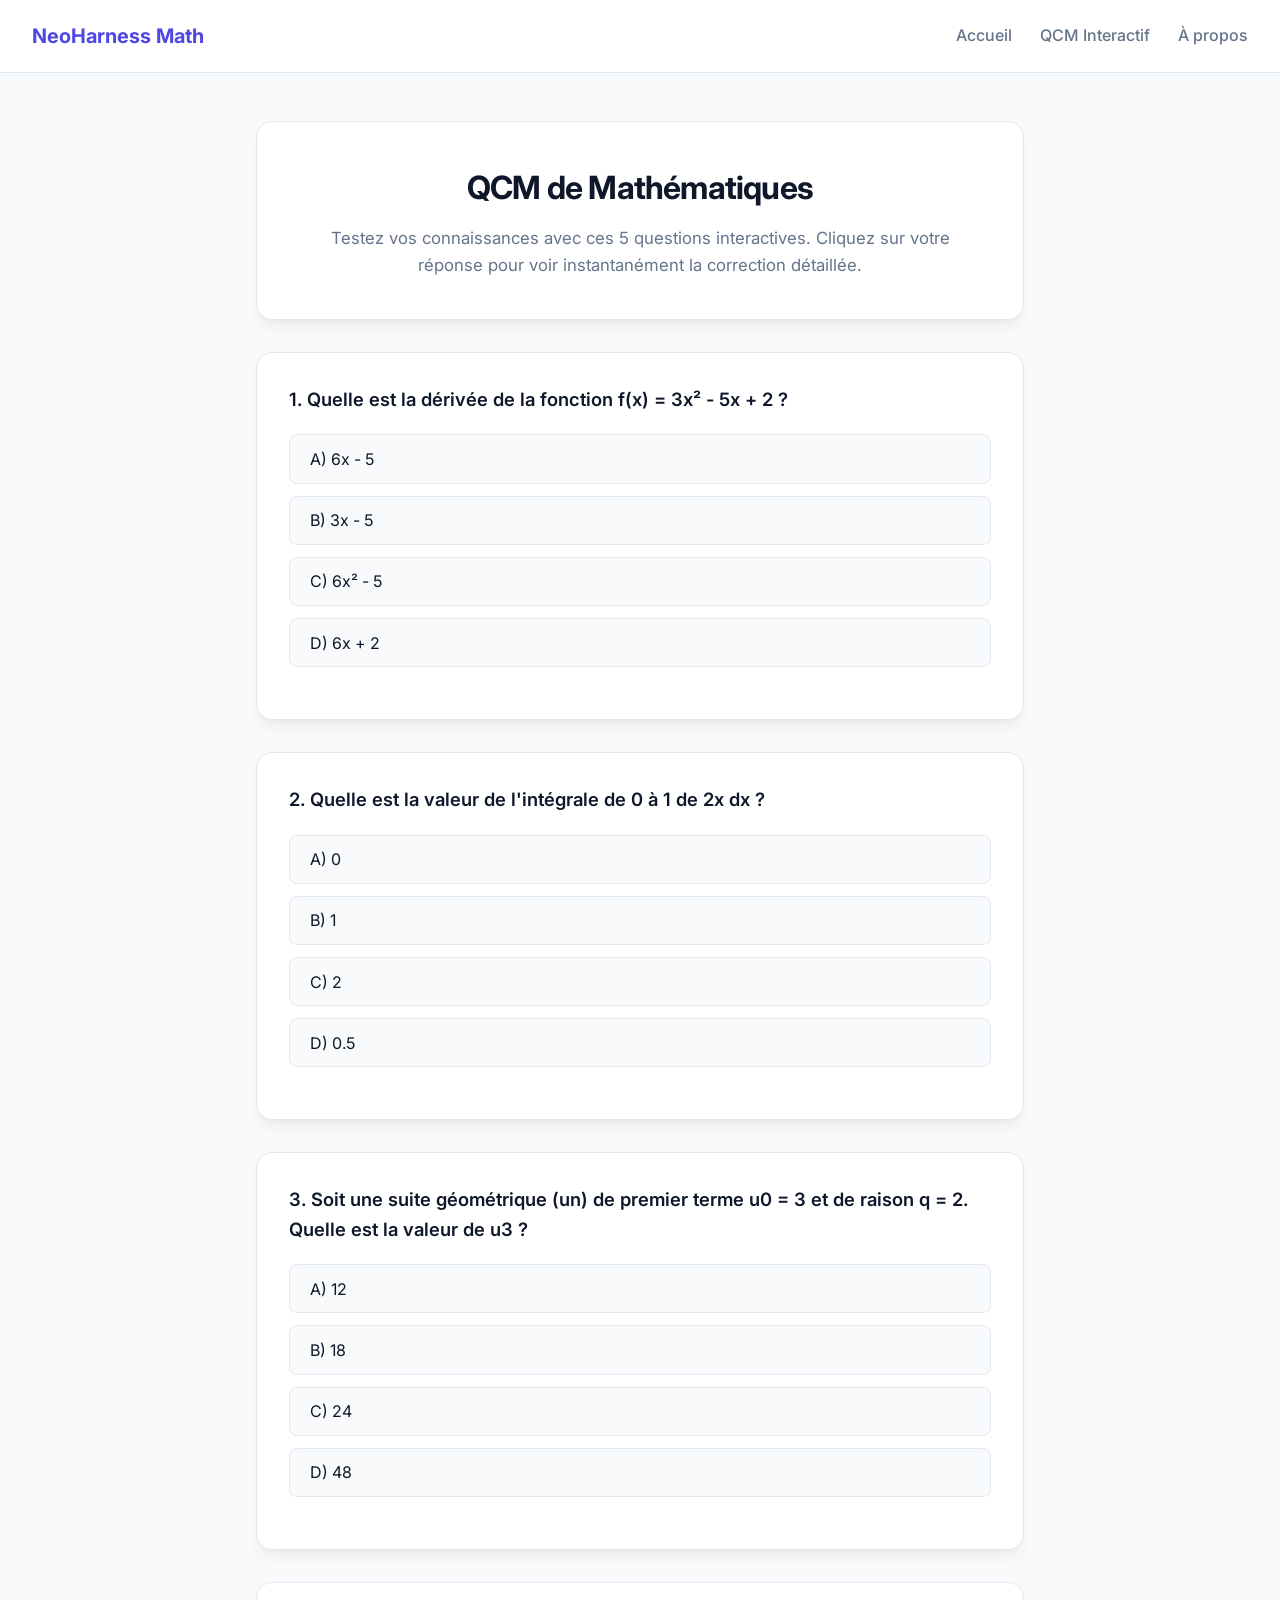
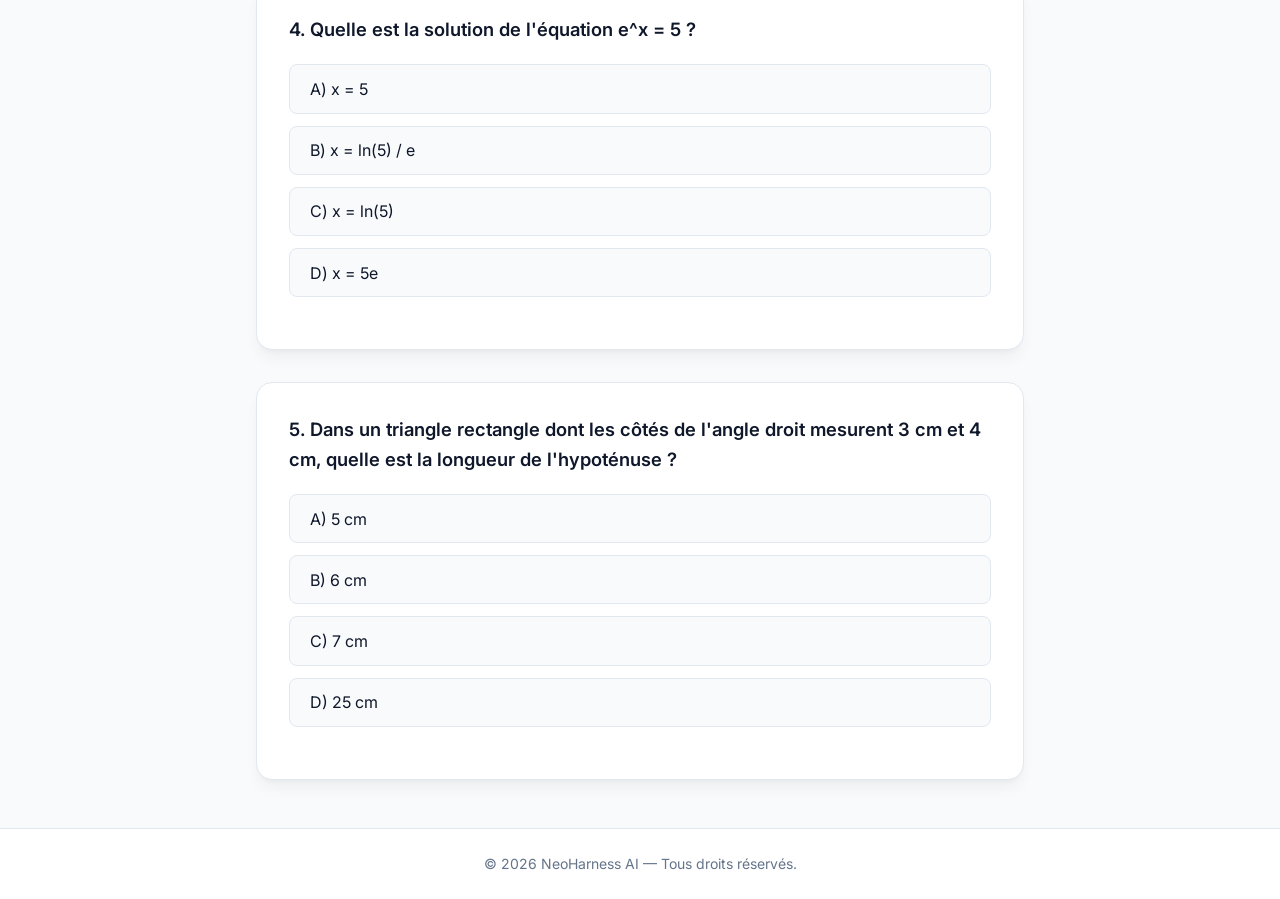
<file: workspace/index.html>
<!DOCTYPE html>
<html lang="fr">
<head>
    <meta charset="UTF-8">
    <meta name="viewport" content="width=device-width, initial-scale=1.0">
    <title>QCM de Mathématiques Interactif</title>
    <link rel="preconnect" href="https://fonts.googleapis.com">
    <link rel="preconnect" href="https://fonts.gstatic.com" crossorigin>
    <link href="https://fonts.googleapis.com/css2?family=Inter:wght@300;400;500;600;700&display=swap" rel="stylesheet">
    <style>
        :root {
            --bg-color: #f8fafc;
            --card-bg: #ffffff;
            --text-main: #0f172a;
            --text-muted: #64748b;
            --primary: #4f46e5;
            --primary-hover: #4338ca;
            --success: #10b981;
            --success-bg: #ecfdf5;
            --error: #ef4444;
            --error-bg: #fef2f2;
            --border-color: #e2e8f0;
            --shadow: 0 10px 15px -3px rgba(0, 0, 0, 0.05), 0 4px 6px -4px rgba(0, 0, 0, 0.05);
        }

        * {
            box-sizing: border-box;
            margin: 0;
            padding: 0;
        }

        body {
            font-family: 'Inter', sans-serif;
            background-color: var(--bg-color);
            color: var(--text-main);
            line-height: 1.6;
            display: flex;
            flex-direction: column;
            min-height: 100vh;
        }

        header {
            background-color: var(--card-bg);
            border-bottom: 1px solid var(--border-color);
            padding: 1.25rem 2rem;
            display: flex;
            justify-content: space-between;
            align-items: center;
        }

        .logo {
            font-weight: 700;
            font-size: 1.25rem;
            color: var(--primary);
            text-decoration: none;
        }

        nav a {
            color: var(--text-muted);
            text-decoration: none;
            margin-left: 1.5rem;
            font-weight: 500;
            transition: color 0.2s;
        }

        nav a:hover {
            color: var(--primary);
        }

        main {
            flex: 1;
            max-width: 800px;
            width: 100%;
            margin: 0 auto;
            padding: 3rem 1rem;
        }

        .hero {
            background-color: var(--card-bg);
            border: 1px solid var(--border-color);
            border-radius: 1rem;
            box-shadow: var(--shadow);
            padding: 2.5rem;
            margin-bottom: 2rem;
            text-align: center;
        }

        h1 {
            font-size: 2rem;
            font-weight: 700;
            margin-bottom: 0.75rem;
            letter-spacing: -0.025em;
        }

        .hero p {
            color: var(--text-muted);
            font-size: 1.05rem;
        }

        .qcm-container {
            display: flex;
            flex-direction: column;
            gap: 2rem;
        }

        .question-card {
            background-color: var(--card-bg);
            border: 1px solid var(--border-color);
            border-radius: 1rem;
            box-shadow: var(--shadow);
            padding: 2rem;
        }

        .question-title {
            font-size: 1.15rem;
            font-weight: 600;
            margin-bottom: 1.25rem;
            color: var(--text-main);
        }

        .options-list {
            display: flex;
            flex-direction: column;
            gap: 0.75rem;
            margin-bottom: 1.25rem;
        }

        .option-btn {
            background-color: var(--bg-color);
            border: 1px solid var(--border-color);
            padding: 0.85rem 1.25rem;
            border-radius: 0.5rem;
            text-align: left;
            font-size: 1rem;
            font-family: 'Inter', sans-serif;
            color: var(--text-main);
            cursor: pointer;
            transition: all 0.2s ease;
        }

        .option-btn:hover:not(:disabled) {
            background-color: #f1f5f9;
            border-color: var(--primary);
        }

        .option-btn.selected {
            background-color: #e0e7ff;
            border-color: var(--primary);
            color: var(--primary);
            font-weight: 600;
        }

        .option-btn.correct {
            background-color: var(--success-bg) !important;
            border-color: var(--success) !important;
            color: #065f46 !important;
            font-weight: 600;
        }

        .option-btn.incorrect {
            background-color: var(--error-bg) !important;
            border-color: var(--error) !important;
            color: #991b1b !important;
        }

        .correction-box {
            margin-top: 1rem;
            padding: 1rem;
            border-radius: 0.5rem;
            font-size: 0.95rem;
            display: none;
        }

        .correction-box.show {
            display: block;
        }

        .correction-box.success {
            background-color: var(--success-bg);
            color: #065f46;
            border: 1px solid #a7f3d0;
        }

        .correction-box.error {
            background-color: var(--error-bg);
            color: #991b1b;
            border: 1px solid #fecaca;
        }

        .score-section {
            background-color: var(--card-bg);
            border: 1px solid var(--border-color);
            border-radius: 1rem;
            box-shadow: var(--shadow);
            padding: 2rem;
            text-align: center;
            margin-top: 2rem;
            display: none;
        }

        .score-section h2 {
            font-size: 1.5rem;
            margin-bottom: 0.5rem;
        }

        .btn-primary {
            display: inline-block;
            margin-top: 1.5rem;
            padding: 0.75rem 1.5rem;
            background-color: var(--primary);
            color: #ffffff;
            border: none;
            border-radius: 0.5rem;
            font-weight: 600;
            font-size: 1rem;
            cursor: pointer;
            transition: background-color 0.2s;
        }

        .btn-primary:hover {
            background-color: var(--primary-hover);
        }

        footer {
            text-align: center;
            padding: 1.5rem;
            color: var(--text-muted);
            font-size: 0.875rem;
            border-top: 1px solid var(--border-color);
            background-color: var(--card-bg);
        }
    </style>
</head>
<body>

    <header>
        <a href="#" class="logo">NeoHarness Math</a>
        <nav>
            <a href="#">Accueil</a>
            <a href="#">QCM Interactif</a>
            <a href="#">À propos</a>
        </nav>
    </header>

    <main>
        <div class="hero">
            <h1>QCM de Mathématiques</h1>
            <p>Testez vos connaissances avec ces 5 questions interactives. Cliquez sur votre réponse pour voir instantanément la correction détaillée.</p>
        </div>

        <div class="qcm-container" id="qcmContainer"></div>

        <div class="score-section" id="scoreSection">
            <h2>Résultat de votre QCM</h2>
            <p id="scoreText"></p>
            <button class="btn-primary" onclick="resetQCM()">Recommencer le QCM</button>
        </div>
    </main>

    <footer>
        <p>&copy; 2026 NeoHarness AI — Tous droits réservés.</p>
    </footer>

    <script>
        const questions = [
            {
                id: 1,
                question: "1. Quelle est la dérivée de la fonction f(x) = 3x² - 5x + 2 ?",
                options: [
                    "A) 6x - 5",
                    "B) 3x - 5",
                    "C) 6x² - 5",
                    "D) 6x + 2"
                ],
                correct: 0,
                explanation: "Correction : La dérivée de 3x² est 3 × 2x = 6x, celle de -5x est -5, et celle de la constante 2 est 0. Ainsi, f'(x) = 6x - 5."
            },
            {
                id: 2,
                question: "2. Quelle est la valeur de l'intégrale de 0 à 1 de 2x dx ?",
                options: [
                    "A) 0",
                    "B) 1",
                    "C) 2",
                    "D) 0.5"
                ],
                correct: 1,
                explanation: "Correction : Une primitive de 2x est x². En appliquant les bornes de 0 à 1, on obtient 1² - 0² = 1 - 0 = 1."
            },
            {
                id: 3,
                question: "3. Soit une suite géométrique (un) de premier terme u0 = 3 et de raison q = 2. Quelle est la valeur de u3 ?",
                options: [
                    "A) 12",
                    "B) 18",
                    "C) 24",
                    "D) 48"
                ],
                correct: 2,
                explanation: "Correction : Pour une suite géométrique, u_n = u_0 × q^n. Donc u_3 = 3 × 2³ = 3 × 8 = 24."
            },
            {
                id: 4,
                question: "4. Quelle est la solution de l'équation e^x = 5 ?",
                options: [
                    "A) x = 5",
                    "B) x = ln(5) / e",
                    "C) x = ln(5)",
                    "D) x = 5e"
                ],
                correct: 2,
                explanation: "Correction : La fonction exponentielle et la fonction logarithme népérien (ln) sont réciproques. En appliquant ln des deux côtés, on obtient x = ln(5)."
            },
            {
                id: 5,
                question: "5. Dans un triangle rectangle dont les côtés de l'angle droit mesurent 3 cm et 4 cm, quelle est la longueur de l'hypoténuse ?",
                options: [
                    "A) 5 cm",
                    "B) 6 cm",
                    "C) 7 cm",
                    "D) 25 cm"
                ],
                correct: 0,
                explanation: "Correction : D'après le théorème de Pythagore, c² = 3² + 4² = 9 + 16 = 25. Donc c = √25 = 5 cm."
            }
        ];

        let userAnswers = {};

        function renderQCM() {
            const container = document.getElementById('qcmContainer');
            container.innerHTML = '';

            questions.forEach((q) => {
                const card = document.createElement('div');
                card.className = 'question-card';
                card.id = `question-${q.id}`;

                let optionsHtml = '';
                q.options.forEach((opt, optIndex) => {
                    optionsHtml += `<button class="option-btn" onclick="selectOption(${q.id}, ${optIndex})" id="q${q.id}-opt${optIndex}">${opt}</button>`;
                });

                card.innerHTML = `
                    <div class="question-title">${q.question}</div>
                    <div class="options-list" id="options-${q.id}">
                        ${optionsHtml}
                    </div>
                    <div class="correction-box" id="correction-${q.id}">
                        ${q.explanation}
                    </div>
                `;
                container.appendChild(card);
            });
        }

        function selectOption(questionId, optionIndex) {
            if (userAnswers[questionId] !== undefined) return;

            userAnswers[questionId] = optionIndex;
            const question = questions.find(q => q.id === questionId);
            const optionsList = document.getElementById(`options-${questionId}`).children;
            const correctionBox = document.getElementById(`correction-${questionId}`);

            for (let i = 0; i < optionsList.length; i++) {
                optionsList[i].disabled = true;
                if (i === question.correct) {
                    optionsList[i].classList.add('correct');
                } else if (i === optionIndex) {
                    optionsList[i].classList.add('incorrect');
                }
            }

            correctionBox.classList.add('show');
            if (optionIndex === question.correct) {
                correctionBox.classList.add('success');
            } else {
                correctionBox.classList.add('error');
            }

            if (Object.keys(userAnswers).length === questions.length) {
                showScore();
            }
        }

        function showScore() {
            let score = 0;
            questions.forEach(q => {
                if (userAnswers[q.id] === q.correct) {
                    score++;
                }
            });

            const scoreSection = document.getElementById('scoreSection');
            const scoreText = document.getElementById('scoreText');
            scoreText.innerHTML = `Vous avez obtenu <strong>${score} / ${questions.length}</strong> bonnes réponses.`;
            scoreSection.style.display = 'block';
            scoreSection.scrollIntoView({ behavior: 'smooth' });
        }

        function resetQCM() {
            userAnswers = {};
            document.getElementById('scoreSection').style.display = 'none';
            renderQCM();
            window.scrollTo({ top: 0, behavior: 'smooth' });
        }

        window.onload = renderQCM;
    </script>
</body>
</html>
</file>
